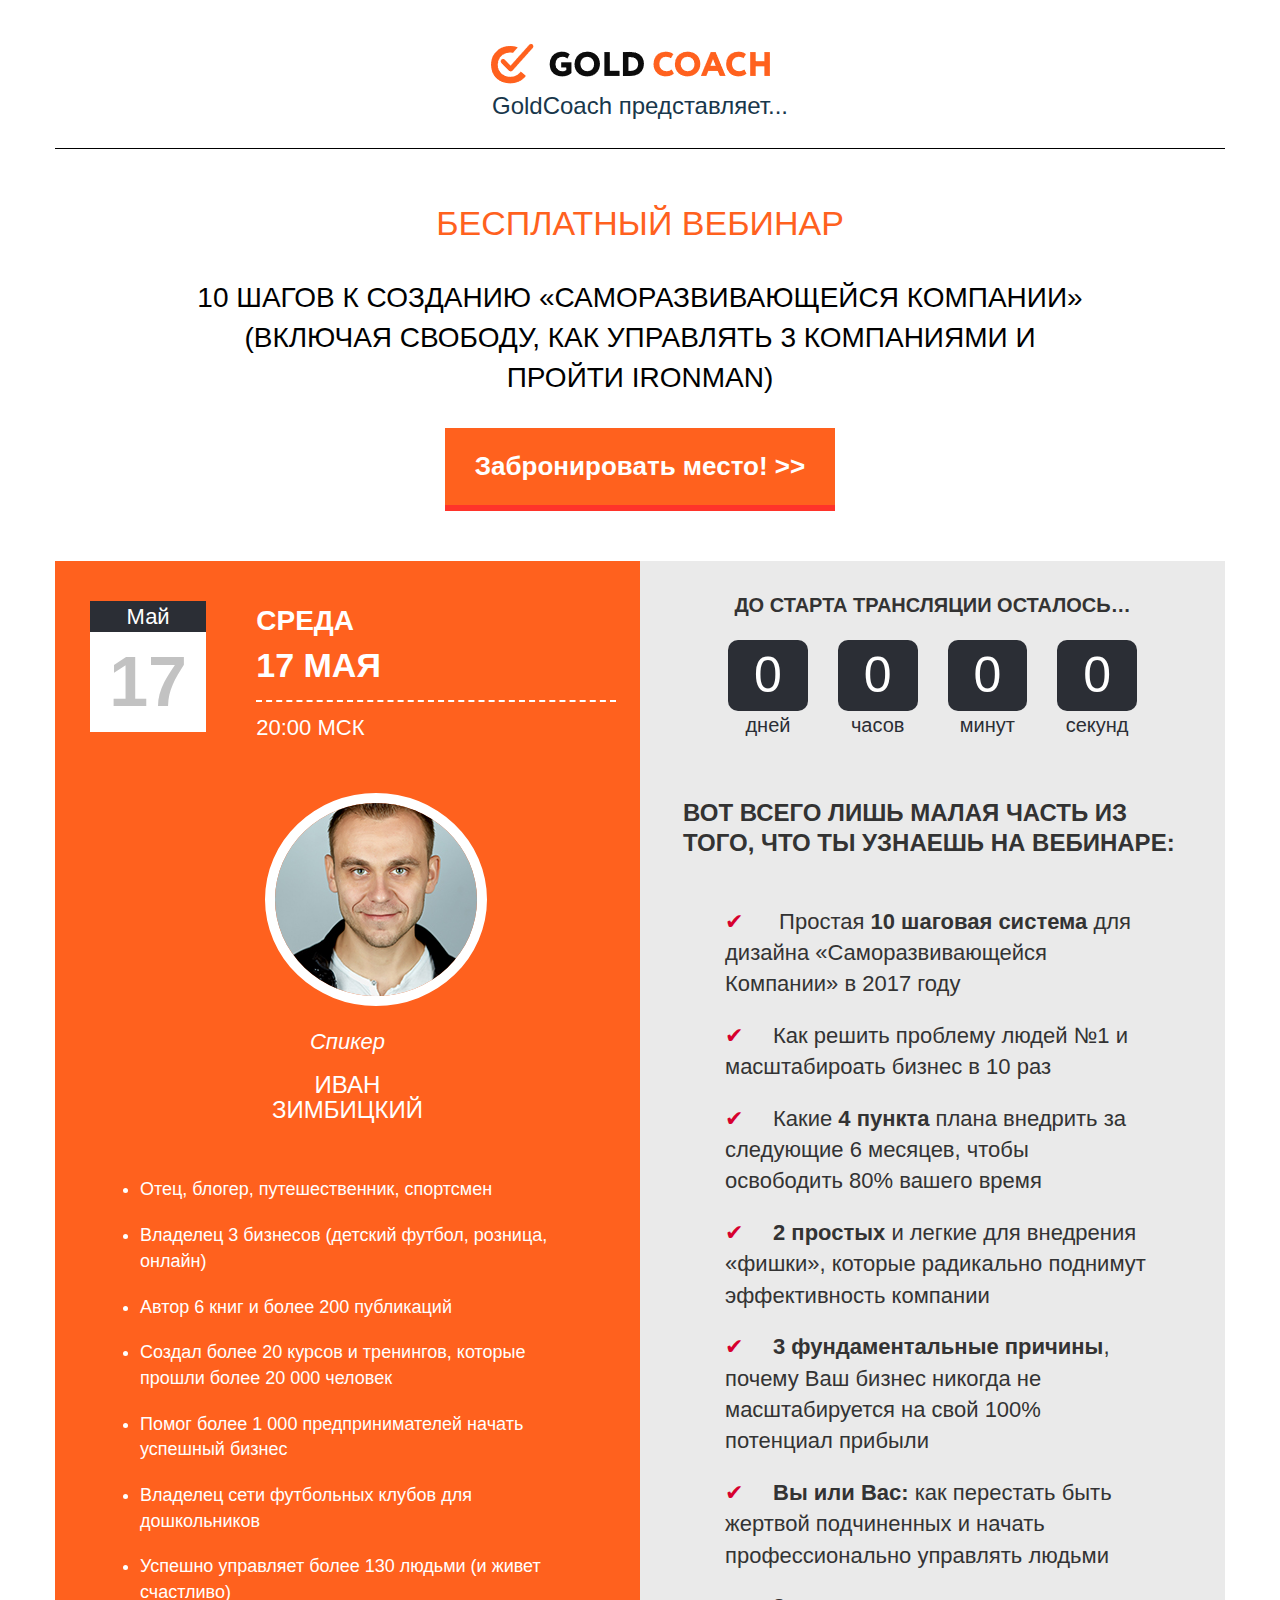
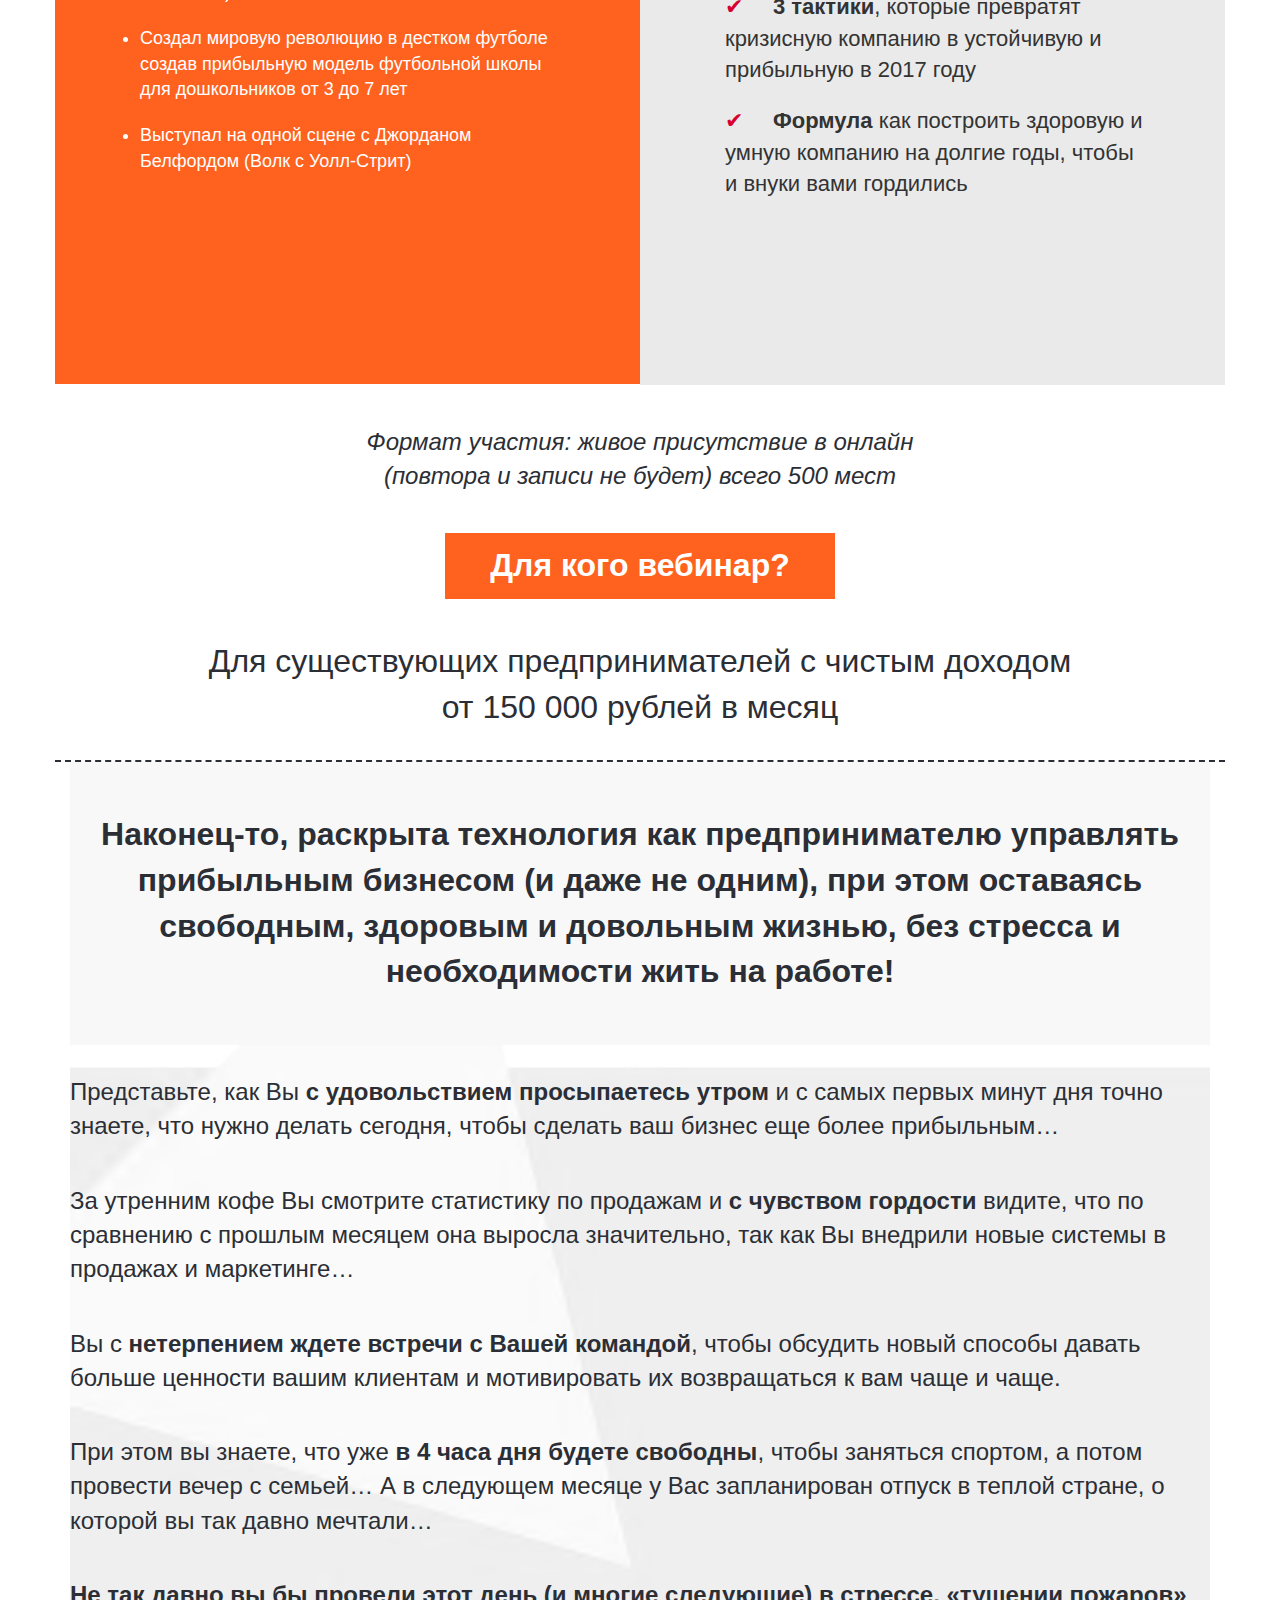
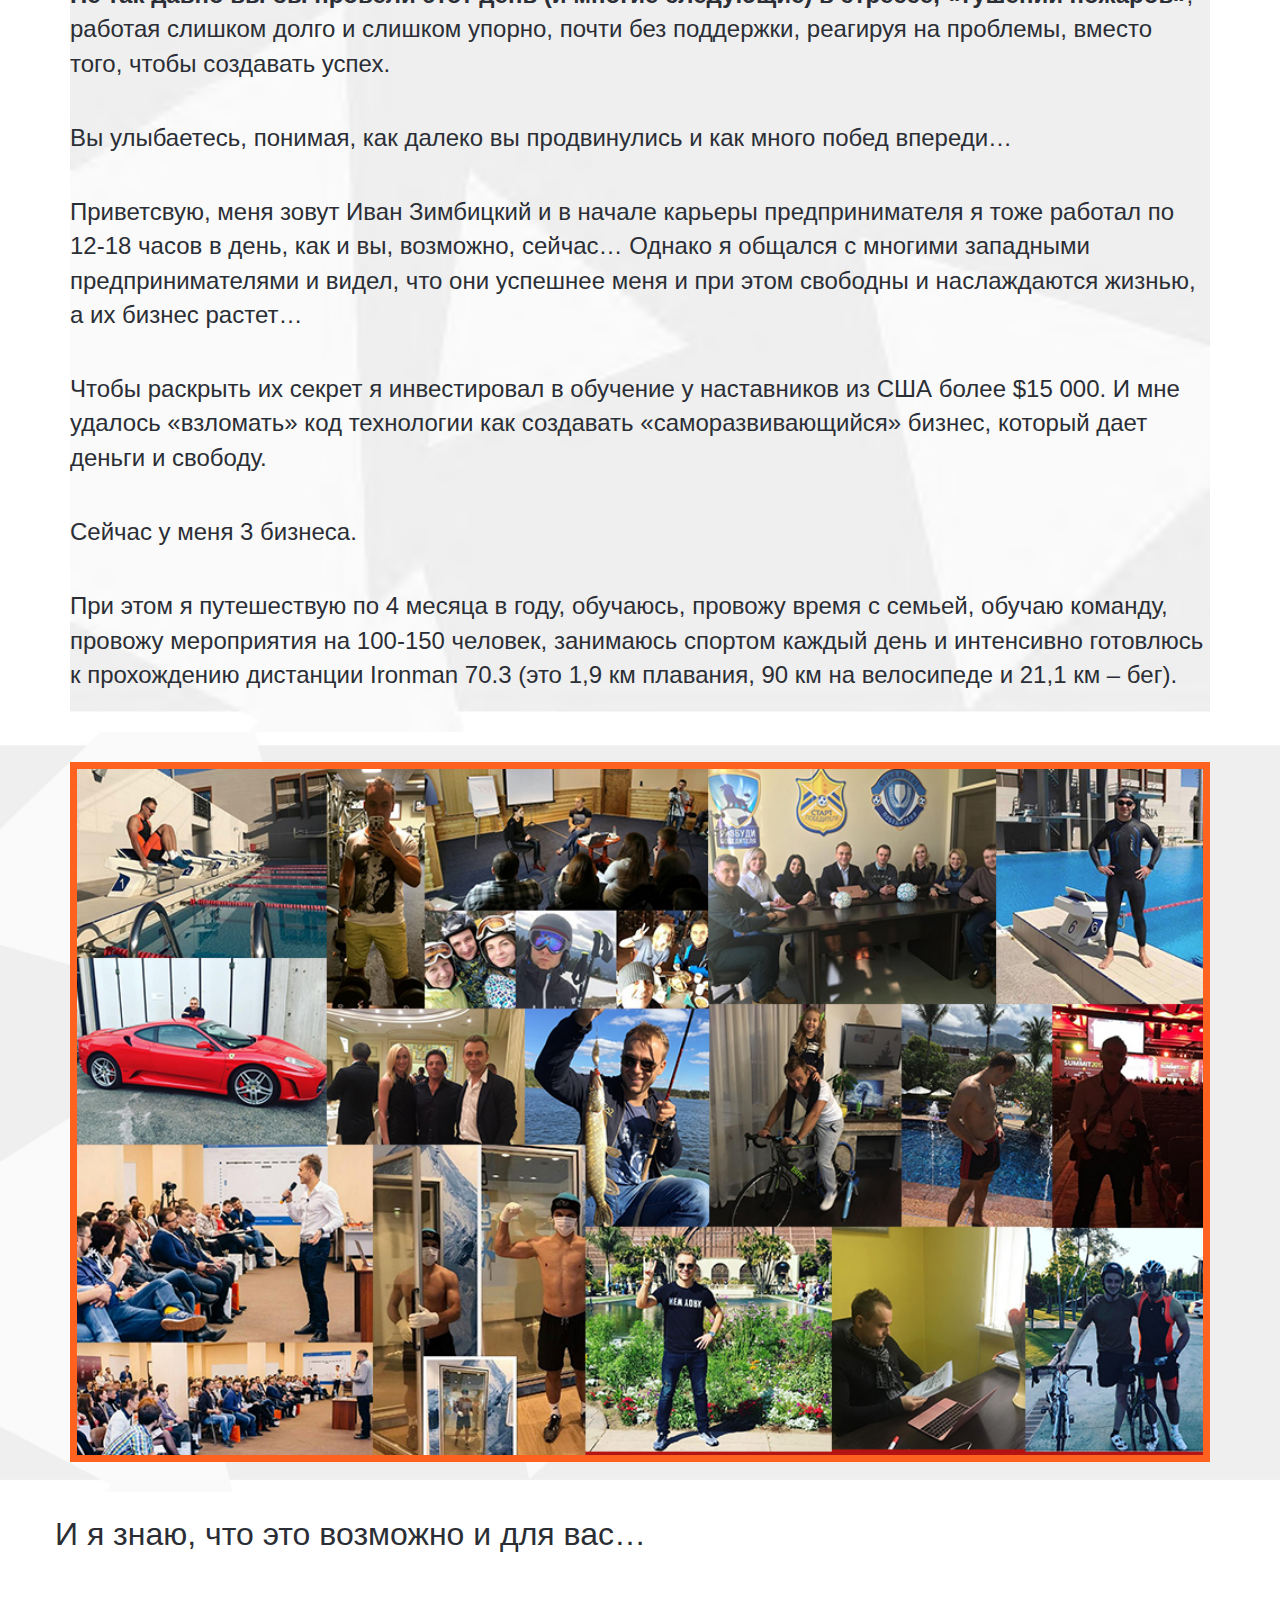
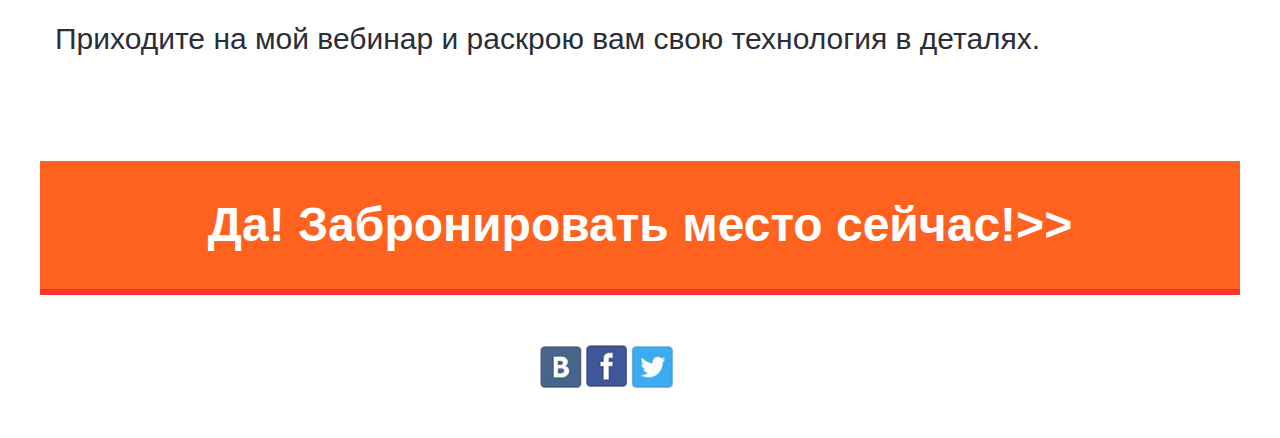
<file: index.html>
<!DOCTYPE html>
<html>

<head>
    <meta charset="utf-8">
    <title>
        Testlending
    </title>
    <link rel="stylesheet" href="css/style.css">
    <link rel="stylesheet" href="css/bootstrap.min.css">
</head>

<body>
    <!--header-->
    <header class="header">
        <div class="container">
            <div class="row">
                <div class="col-lg-12 col-md-12 col-sm-12 col-xs-12">
                    <div class="row">
                        <div id="header_align" class="header_logo col-lg-4 col-md-4 col-sm-6 col-xs-6  ">
                            <img src="image/logo.png">
                        </div>
                    </div>
                    <div class="row">
                        <div class="header_slogan ">
                            GoldCoach представляет...
                        </div>
                    </div>
                    <div class="header_text">
                        <p>Бесплатный вебинар </p>
                        <p>10 ШАГОВ К СОЗДАНИЮ «САМОРАЗВИВАЮЩЕЙСЯ КОМПАНИИ» 
                            (ВКЛЮЧАЯ СВОБОДУ, КАК УПРАВЛЯТЬ 3 КОМПАНИЯМИ И 
                            ПРОЙТИ IRONMAN)</p>
                    </div>
                    <div class="row">
                        <div id="header_button" class="header_button col-lg-4 col-md-4 col-sm-6 col-xs-12">
                            Забронировать место! >>
                        </div>
                    </div>
                </div>
            </div>
        </div>
    </header>
    <!--end_header-->

    <!--block_info-->
    <section class="block_1">
        <div class="container">
            <div class="row">
                <div class="col-lg-12 col-md-12 col-sm-12 col-xs-12">
                    <div class="row">
                        <div id="block_1_part" class="block_1_part col-lg-6 col-md-6 col-sm-12 col-xs-12">
                            <div class="block_1_part_start">
                                До старта трансляции осталось…
                            </div>
                            <div class="row">
                                <div id="start" class="col-lg-9 col-md-10 col-sm-10 col-xs-12">
                                    <div class="row">
                                        <div class="time col-lg-3 col-md-3 col-sm-3 col-xs-3 ">
                                            <div>0</div>
                                            <p>дней</p>
                                        </div>
                                        <div class="time col-lg-3 col-md-3 col-sm-3 col-xs-3 ">
                                            <div>0</div>
                                            <p>часов</p>
                                        </div>
                                        <div class="time col-lg-3 col-md-3 col-sm-3 col-xs-3 ">
                                            <div>0</div>
                                            <p>минут</p>
                                        </div>
                                        <div class="time col-lg-3 col-md-3 col-sm-3 col-xs-3 ">
                                            <div>0</div>
                                            <p>секунд</p>
                                        </div>
                                    </div>

                                </div>
                            </div>
                            <div class="row">
                                <div class="block_2_part_more col-lg-12 col-md-12 col-sm-12 col-xs-12 ">
                                    <p> Вот всего лишь малая часть из того, что ты узнаешь на вебинаре: </p>
                                    <ul>
                                        <li> Простая <b>10 шаговая система </b> для дизайна «Саморазвивающейся Компании» в 2017 году</li>
                                        <li>Как решить проблему людей №1 и масштабироать бизнес в 10 раз</li>
                                        <li>Какие <b>4 пункта</b> плана внедрить за следующие 6 месяцев, чтобы освободить 80% вашего
                                            время
                                        </li>
                                        <li><b>2 простых </b>и легкие для внедрения «фишки», которые радикально поднимут эффективность
                                            компании
                                        </li>
                                        <li><b>3 фундаментальные причины</b>, почему Ваш бизнес никогда не масштабируется на свой 100%
                                            потенциал прибыли </li>
                                        <li><b>Вы или Вас:</b> как перестать быть жертвой подчиненных и начать профессионально управлять
                                            людьми
                                        </li>
                                        <li><b>3 тактики</b>, которые превратят кризисную компанию в устойчивую и прибыльную в 2017
                                            году </li>
                                        <li><b>Формула </b>как построить здоровую и умную компанию на долгие годы, чтобы и внуки вами
                                            гордились </li>
                                    </ul>
                                </div>
                            </div>
                        </div>
                        <div class="block_2_part col-lg-6 col-md-6 col-sm-12 col-xs-12">
                            <div class="row">
                                <div class="block_1_part_date_1 col-lg-3 col-md-3 col-sm-3 col-xs-4">
                                    <p> Май</p>
                                    <p> 17</p>
                                </div>
                                <div class="block_1_part_date_2 col-lg-8 col-md-8 col-sm-8 col-xs-7">
                                    <p>Среда</p>
                                    <p>17 МАЯ</p>
                                    <p>20:00 МСК</p>
                                </div>
                            </div>
                            <div class="row">
                                <div id="block_1_part_photo" class="col-lg-4 col-md-4 col-sm-4 col-xs-4">
                                    <img src="image/spiker.jpg" alt="spiker">
                                    <div class="block_1_part_title">
                                        <p>Спикер</p>
                                        <p>Иван</p>
                                        <p>Зимбицкий</p>
                                    </div>
                                </div>
                            </div>
                            <div class="row">
                                <div  class="block_1_part_text col-lg-9 col-md-10 col-sm-10 col-xs-10">
                                    <ul>
                                        <li>Отец, блогер, путешественник, спортсмен </li>
                                        <li>Владелец 3 бизнесов (детский футбол, розница, онлайн)
                                        </li>
                                        <li>Автор 6 книг и более 200 публикаций</li>
                                        <li>Создал более 20 курсов и тренингов, которые прошли более 20 000 человек</li>
                                        <li>Помог более 1 000 предпринимателей начать успешный бизнес</li>
                                        <li> Владелец сети футбольных клубов для дошкольников</li>
                                        <li>Успешно управляет более 130 людьми (и живет счастливо)</li>
                                        <li> Создал мировую революцию в дестком футболе создав прибыльную модель футбольной школы
                                            для дошкольников от 3 до 7 лет</li>
                                        <li> Выступал на одной сцене с Джорданом Белфордом (Волк с Уолл-Стрит)</li>
                                    </ul>
                                </div>
                            </div>
                        </div>

                    </div>
                </div>
            </div>
        </div>
    </section>
    <!--end_block_info-->

    <!--text_1-->
    <section class="text_1">
        <div class="container">
            <div class="row">
                <div class="text_1_format col-lg-12 col-md-12 col-sm-12 col-xs-12">
                    <p>Формат участия: живое присутствие в онлайн </p>
                    <p> (повтора и записи не будет) всего 500 мест</p>
                </div>
            </div>
            <div class="row">
                <div id="text_1_button" class=" col-lg-4 col-md-4 col-sm-8 col-xs-8">
                    Для кого вебинар?
                </div>
            </div>
            <div class="row">
                <div id="text_1_business" class=" col-lg-12 col-md-12 col-sm-12 col-xs-12">
                    Для существующих предпринимателей с чистым доходом от 150 000 рублей в месяц
                </div>
            </div>
        </div>
    </section>
    <!--end_text_1-->

    <!--text_2-->
    <section class="text_2">
        <div class="container">
            <div class="row">
                <div class="col-lg-12 col-md-12 col-sm-12 col-xs-12">
                    <div class="text_2_title">
                        Наконец-то, раскрыта технология как предпринимателю управлять прибыльным бизнесом (и даже не одним), при этом оставаясь свободным,
                        здоровым и довольным жизнью, без стресса и необходимости жить на работе!
                    </div>
                    <div class="text_2_program">
                        <p>Представьте, как Вы <b>с удовольствием просыпаетесь утром</b> и с самых первых минут дня точно знаете, что
                            нужно делать сегодня, чтобы сделать ваш бизнес еще более прибыльным… </p>
                        <p> За утренним кофе Вы смотрите статистику по продажам и <b>с чувством гордости</b> видите, что по сравнению
                            с прошлым месяцем она выросла значительно, так как Вы внедрили новые системы в продажах и маркетинге…
                        </p>
                        <p>Вы с <b>нетерпением ждете встречи с Вашей командой</b>, чтобы обсудить новый способы давать больше ценности
                            вашим клиентам и мотивировать их возвращаться к вам чаще и чаще.</p>
                        <p> При этом вы знаете, что уже <b>в 4 часа дня будете свободны</b>, чтобы заняться спортом, а потом провести
                            вечер с семьей… А в следующем месяце у Вас запланирован отпуск в теплой стране, о которой вы
                            так давно мечтали… </p>
                        <p><b>Не так давно вы бы провели этот день (и многие следующие) в стрессе, «тушении пожаров»</b>, работая слишком
                            долго и слишком упорно, почти без поддержки, реагируя на проблемы, вместо того, чтобы создавать
                            успех. </p>
                        <p>Вы улыбаетесь, понимая, как далеко вы продвинулись и как много побед впереди…</p>
                        <p> Приветсвую, меня зовут Иван Зимбицкий и в начале карьеры предпринимателя я тоже работал по 12-18
                            часов в день, как и вы, возможно, сейчас… Однако я общался с многими западными предпринимателями
                            и видел, что они успешнее меня и при этом свободны и наслаждаются жизнью, а их бизнес растет…</p>
                        <p> Чтобы раскрыть их секрет я инвестировал в обучение у наставников из США более $15 000. И мне удалось
                            «взломать» код технологии как создавать «саморазвивающийся» бизнес, который дает деньги и свободу.</p>
                        <p> Сейчас у меня 3 бизнеса. </p>
                        <p>При этом я путешествую по 4 месяца в году, обучаюсь, провожу время с семьей, обучаю команду, провожу
                            мероприятия на 100-150 человек, занимаюсь спортом каждый день и интенсивно готовлюсь к прохождению
                            дистанции Ironman 70.3 (это 1,9 км плавания, 90 км на велосипеде и 21,1 км – бег).</p>
                    </div>

                </div>
            </div>
        </div>
    </section>
    <!--end_text_2-->

    <!--collage-->
    <section class="collage">
        <div class="container">
            <div class="row">
                <div class="collage_img col-lg-12 col-md-12 col-sm-12 col-xs-12">
                    <img src="image/collage.jpg" alt="">
                </div>
            </div>
        </div>
    </section>
    <!--end_collage-->

    <!--footer-->
    <footer class="footer">
        <div class="container">
            <div class="row">
                <div class="footer_title">
                    <p>И я знаю, что это возможно и для вас…</p>
                    <p>Приходите на мой вебинар и раскрою вам свою технология в деталях. </p>

                </div>
                <div class="row">
                    <div class="footer_button">
                        Да! Забронировать место сейчас!>>
                    </div>
                </div>
                <div class="row">
                    <div id="share" class="col-lg-2 col-md-2 col-sm-3 col-xs-3">
                        <div class="row">
                            <img col-lg-4 col-md-4 col-sm-4 col-xs-4 src="image/vk.png" alt="">
                            <img col-lg-4 col-md-4 col-sm-4 col-xs-4 src="image/fb.png" alt="">
                            <img col-lg-4 col-md-4 col-sm-4 col-xs-4 src="image/tw.png" alt="">
                        </div>
                    </div>
                </div>
            </div>
        </div>
    </footer>
    <!--footer-->
</body>

</html>
</file>
<file: css/style.css>
body, div, ul, li {
    margin: 0 0;
    padding: 0 0;
}
.header_logo  {
    float: none;
    clear: both;
}
#header_align {
    float: none;
    margin: 0 auto;
    margin-top: 30px;
}
#header_align img {
margin-left: 25px;
}
.header_slogan {
    font-size: 24px;
    text-align: center;
    padding-bottom: 25px;
    border-bottom: 1px solid black;
    color: #18374b;
}
.header_text p:first-child {
    color: #ff611e;
    font-size: 34px;
    text-align: center;
    margin-top: 50px;
    text-transform: uppercase;
}
.header_text p:nth-child(2) {
    font-size: 28px;
    text-align: center;
    margin: 30px auto;
    text-transform: uppercase;
    width: 80%;
    color: black;
}
#header_button {
      float: none;
}
.header_button {
    background-color: #ff611e;
    color: #fff;
    font-size: 26px;
    text-align: center;
    border-bottom: 6px solid #ff332a;
    margin: 0 auto;
    padding: 20px 0px;
    float: none;
    font-weight: bold;
}
.block_1 {
    margin-top: 50px;
}

.block_2_part {
    background-color: #ff611e;
}
.block_1_part_date_1 {
    margin-left: 20px;
    margin-top: 40px;
}
.block_1_part_date_1 p:first-child {
    background-color: #2b2e35;
    color: #fff;
    font-size: 22px;
    text-align: center;
    margin-bottom: 0;
}
.block_1_part_date_1 p:nth-child(2) {
    background-color: #fff;
    color: #c2c2c2;
    font-size: 70px;
    text-align: center;
    font-weight: bold;
    margin-top: 0;
}
.block_1_part_date_2 {
    margin-top: 40px;
    margin-left: 20px;
    color: #fff;
}
.block_1_part_date_2 p:first-child {
    font-size: 28px;
    text-transform: uppercase;
    margin-bottom: 0;
    font-weight: bold;
}
.block_1_part_date_2 p:nth-child(2) {
    font-size: 34px;
    text-transform: uppercase;
    padding-bottom: 10px;
    font-weight: bold;
    border-bottom: 2px dashed #fff;
}
.block_1_part_date_2 p:last-child {
    font-size: 22px;
    text-transform: uppercase;
}
#block_1_part_photo {
    float: none;
    margin: 40px auto;
    color: #fff;
   
}
#block_1_part_photo img {
 border-radius: 50%;
    border: 10px solid #fff;
}
.block_1_part_title p:nth-child(2), .block_1_part_title p:last-child  {
    font-size: 24px;
    text-align: center;
    line-height: 15px;
    text-transform: uppercase;
}
.block_1_part_title p:first-child {
    text-align: center;
    font-size: 22px;
    font-style: italic;
    margin: 20px auto;
}
.block_1_part_text {
    float: none;
    margin-left: 70px;
    color: #fff;
    font-size: 18px;
    padding-bottom: 200px;
}
.block_1_part_text ul li {
    padding-top: 20px;
}
#block_1_part {
    float: right;
    background-color: #eaeaea;
}
.block_1_part_start {
    font-size: 20px;
    text-transform: uppercase;
    font-weight: bold;
    text-align: center;
    margin-top: 30px;
}
.time div:first-child {
    background-color: #2b2e35;
    font-size: 50px;
    color: #fff;
    text-align: center;
    border-radius: 10px;
}
#start {
    float: none;
    margin: 20px auto;
}
.time p {
    font-size: 20px;
    color: #2b2e35;
    text-align: center;
}
.block_2_part_more p {
    
    font-size: 24px;
    line-height: 30px;
    padding: 28px;
    text-transform: uppercase;
    font-weight: bold;
}
.block_2_part_more > ul> li {
    padding: 10px;
    font-size: 22px;
}
.block_2_part_more > ul {
    margin-left: 60px;
    width: 80%;
}
.block_2_part_more li {
    list-style-type: none;
}
.block_2_part_more li:before {
font-weight: 400;
color: #d7002e; 
content: "✔";
padding-right: 30px; 
}
.block_2_part_more {
    padding-bottom: 165px;
}
.text_1_format {
    margin: 40px 0px;
}
.text_1_format p {
    font-size: 24px;
    color: #2b2e35;
    text-align: center;
    font-style: italic;
    padding: 0 0;
    margin: 0 0;
}
#text_1_button {
    background-color: #ff611e;
    font-size: 32px;
    text-align: center;
    color: #fff;
    float: none;
    margin: 0 auto;
    padding: 10px;
    font-weight: bold;
    margin-bottom: 40px;
}
#text_1_business {
    text-align: center;
    font-size: 32px;
    color: #2b2e35;
    padding: 0px 150px;
    padding-bottom: 30px;
    border-bottom: 2px dashed #2b2e35;

}
.text_2_title {
    text-align: center;
    font-size: 32px;
    color: #2b2e35;
    padding: 50px 0px;
    font-weight: bold;
    background-color: #f8f8f8;
}
.text_2_program p {
    font-size: 24px;
    color: #2b2e35;
    padding-top: 30px;
}
.text_2_program {
    background-image: url(../image/rictangle.jpg);
   background-repeat: no-repeat;
    background-size: cover;
    padding-bottom: 30px;
}
.collage {
   background-image: url(../image/rectangle_2.jpg);
    background-repeat: no-repeat;
    background-size: cover;
     padding: 30px;
     margin:  0 0;
}
.collage_img img {
    border: 7px solid #ff611e;
    width: 100%;
}
.footer_title p:first-child{
    font-size: 32px;
    color: #2b2e35;
    margin-top: 20px;
    margin-bottom: 60px;
}
.footer_title p:last-child {
    font-size: 30px;
    color: #2b2e35;
    margin-bottom: 100px;
}
.footer_button {
    background-color: #ff611e;
    color: #fff;
    font-size: 48px;
    text-align: center;
    border-bottom: 6px solid #ff332a;
    padding: 30px 0px;
    margin: 0 auto;
    float: none;
    font-weight: bold;
    
}
#share {
    float: none;
    margin: 50px auto;
}
@media screen and (max-width: 720px) {
    #header_align img {
margin-left: 0px;
}

.header_text p:nth-child(2) {
    font-size: 34px;
       width: 80%;
}

.block_2_part_more > ul {
    margin-left: 10px;
    width: 90%;
}

#text_1_business {
    padding: 0px 30px;
}
.footer_button {
    font-size: 32px;
}
}
</file>
